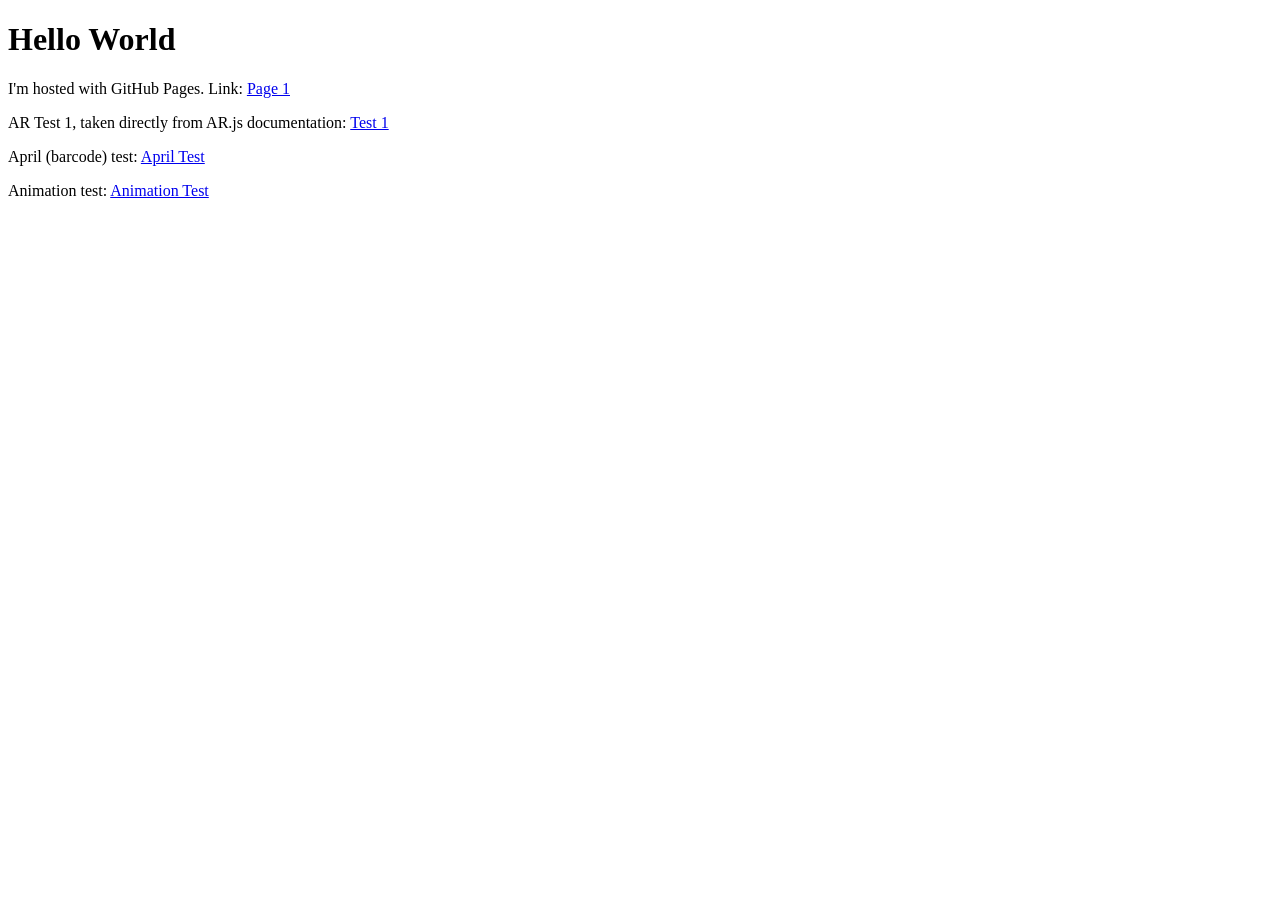
<file: index.html>
<!DOCTYPE html>
<html>
<body>
<h1>Hello World</h1>
  
<p>I'm hosted with GitHub Pages. Link: <a href="page1.html">Page 1</a></p>
<p>AR Test 1, taken directly from AR.js documentation: <a href="arTest1.html">Test 1</a></p>
<p>April (barcode) test: <a href="arTagTest.html">April Test</a></p>
<p>Animation test: <a href="animationTest.html">Animation Test</a>  </p>
</body>
</html>
</file>
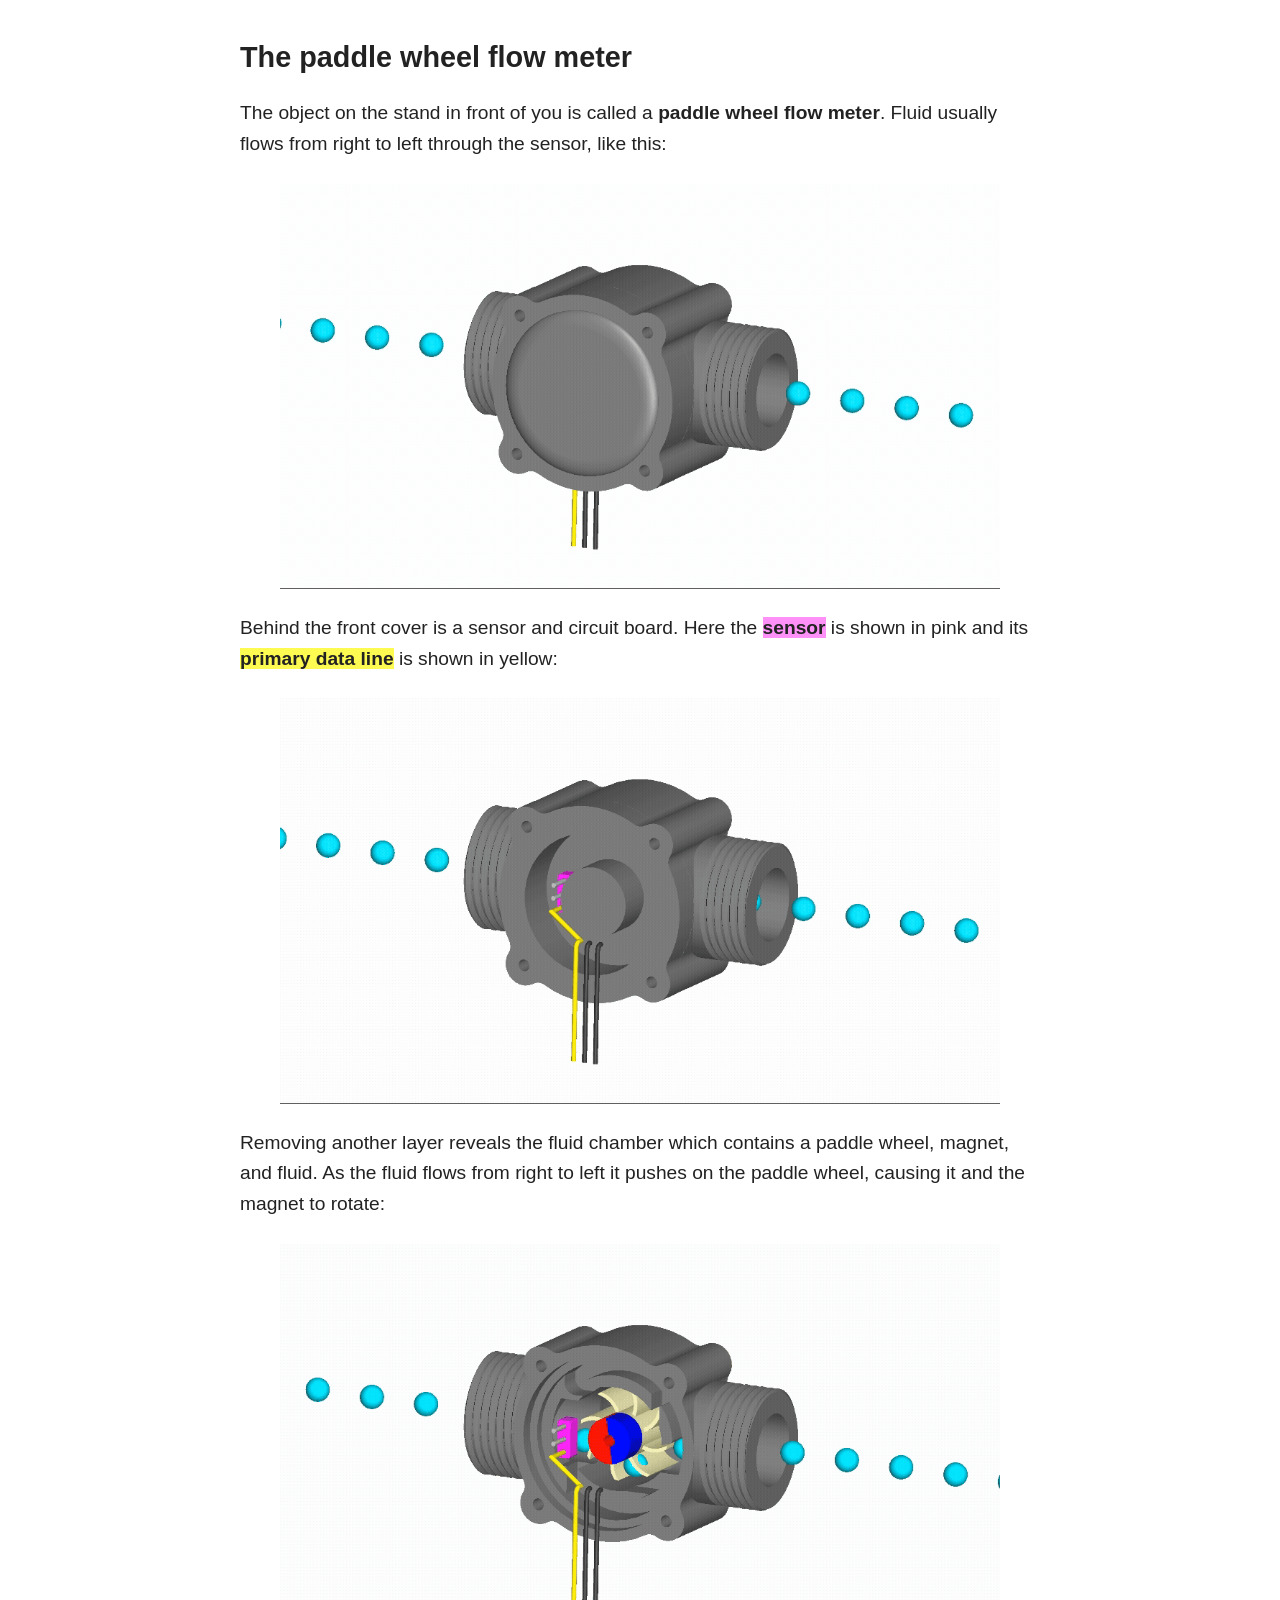
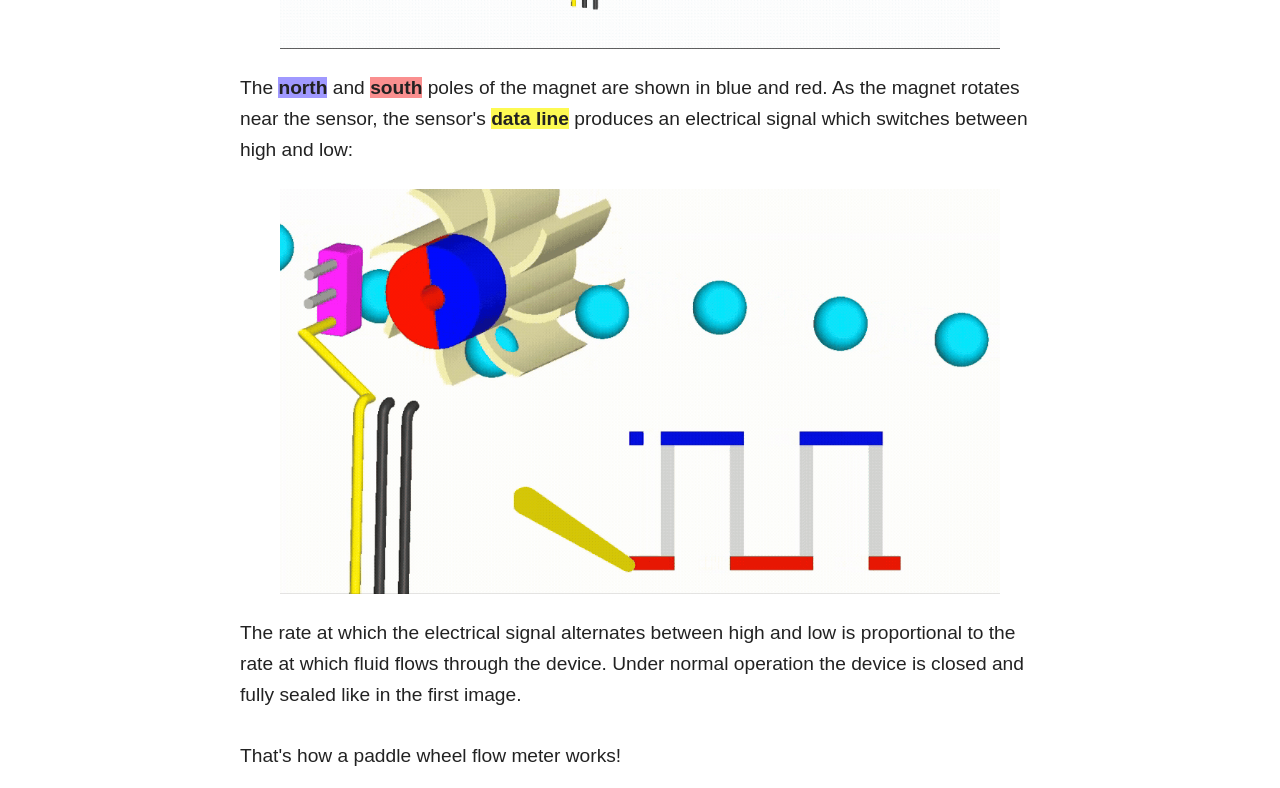
<file: flowmeter/flowmeter-operation.html>
<!DOCTYPE html>
<html lang="en">
<head>
  <meta charset="UTF-8">
  <link rel="icon" type="image/x-icon" href="targetmarker.jpg">
  <meta name="viewport" content="width=device-width, initial-scale=1.0">
  <title>Paddle Wheel Sensor</title>
  <style>
    body {
      font-family: sans-serif;
      font-size: clamp(1rem, 2.5vw, 1.2rem);
      line-height: 1.6;
      max-width: 800px;
      margin: 0 auto;
      padding: 1rem 2rem;
      color: #222;
    }

    h1, h2, h3 {
      line-height: 1.2;
    }

    img {
      display: block;        /* makes it a block element, so text stops above/below */
      width: 90%;           /* fills the container */
      max-width: 100%;       /* never overflows */
      height: auto;          /* preserves aspect ratio */
      margin: 1.5rem auto;
    }

    a.button {
      border: none;
      color: white;
      background-color:#9e00b3;
      padding: 15px 32px;
      text-align: center;
      text-decoration: none;
      display: inline-block;
      font-size: 16px;
      margin: 4px auto;
      cursor: pointer;
    }

    bPink {
      background-color: #fd91f8;
      font-weight: bold;
    }

    bYell {
      background-color: #fdfa52;
      font-weight: bold;
    }

    bBlue {
      background-color: #a099ff;
      font-weight: bold;
    }

    bRed {
      background-color: #fa8f8f;
      font-weight: bold;
    }

    p {
      margin-bottom: 0;
    }
  </style>
</head>
<body>
  <h2>The paddle wheel flow meter</h2>
  <p>The object on the stand in front of you is called a <b>paddle wheel flow meter</b>. Fluid usually flows from right to left through the sensor, like this:</p>
  <img src="opaque_loop.gif" alt="Paddle wheel flow meter">

  <p>Behind the front cover is a sensor and circuit board. Here the <bPink>sensor</bPink> is shown in pink and its <bYell>primary data line</bYell> is shown in yellow:</p>
  <img src="sensor_loop.gif" alt="Paddle wheel flow sensor">

  <p>Removing another layer reveals the fluid chamber which contains a paddle wheel, magnet, and fluid. As the fluid flows from right to left it pushes on the paddle wheel, causing it and the magnet to rotate:</p>
  <img src="impeller_loop.gif" alt="Fluid chamber">

  <p>The <bBlue>north</bBlue> and <bRed>south</bRed> poles of the magnet are shown in blue and red. As the magnet rotates near the sensor, the sensor's <bYell>data line</bYell> produces an electrical signal which switches between high and low:</p>
  <img src="signalDetail_loop.gif" alt="Alternating signal">

  <p>The rate at which the electrical signal alternates between high and low is proportional to the rate at which fluid flows through the device. Under normal operation the device is closed and fully sealed like in the first image. <br><br> That's how a paddle wheel flow meter works!</p>
</body>
</html>
</file>
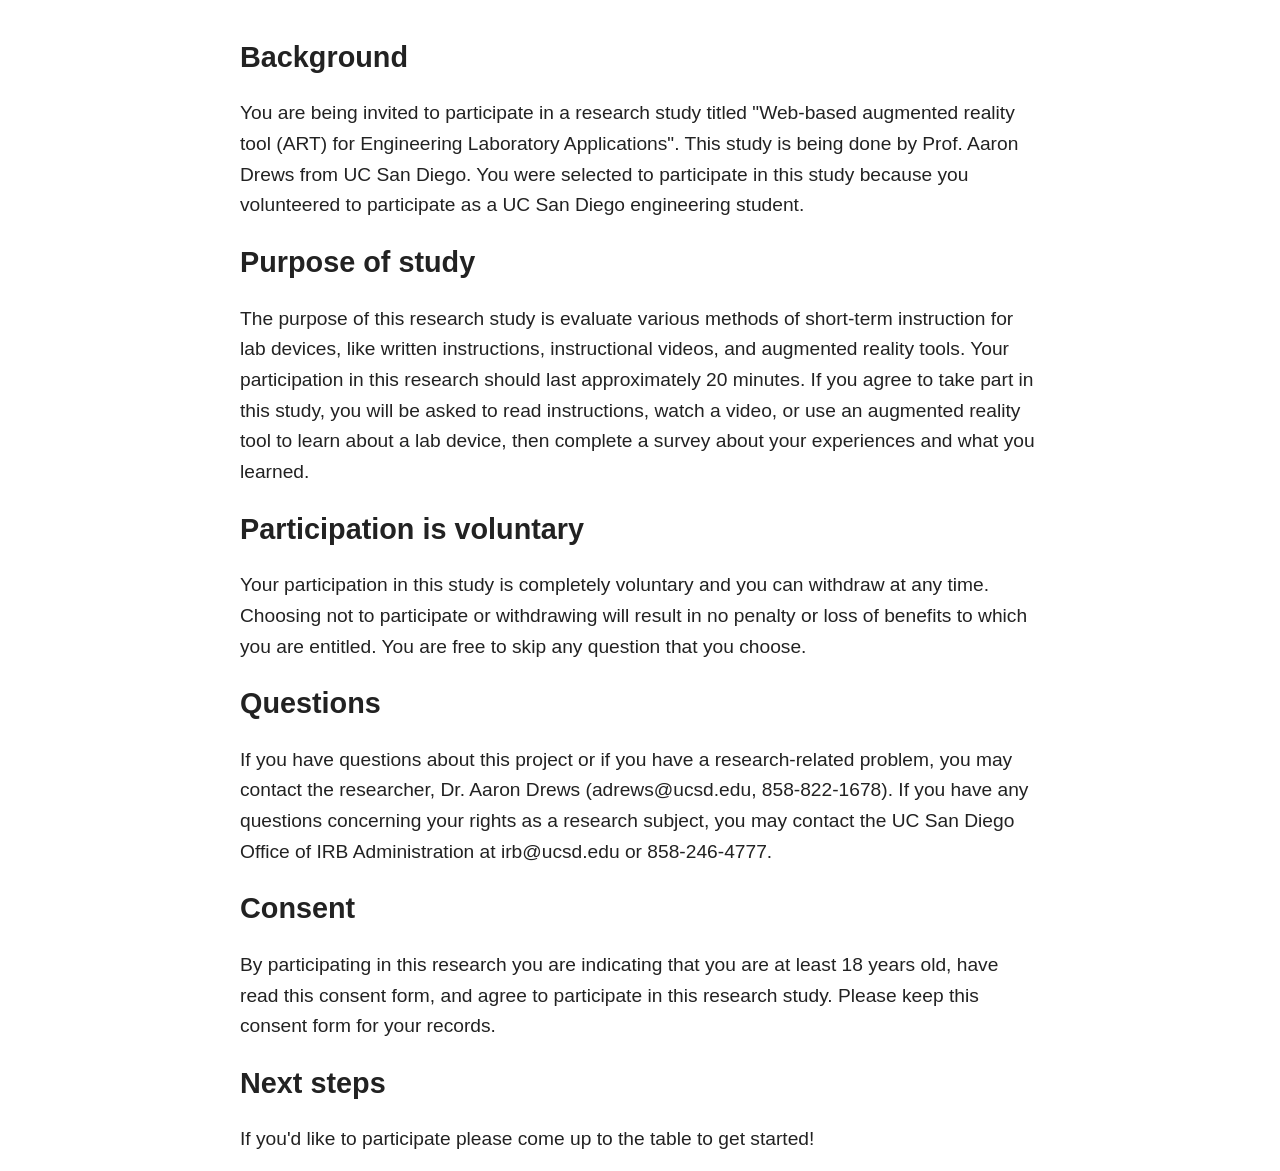
<file: flowmeterAR/ar-consent.html>
<!DOCTYPE html>
<html lang="en">
<head>
  <meta charset="UTF-8">
  <link rel="icon" type="image/x-icon" href="targetmarker.jpg">
  <meta name="viewport" content="width=device-width, initial-scale=1.0">
  <title>AR Consent</title>
  <style>
    body {
      font-family: sans-serif;
      font-size: clamp(1rem, 2.5vw, 1.2rem);
      line-height: 1.6;
      max-width: 800px;
      margin: 0 auto;
      padding: 1rem 2rem;
      color: #222;
    }

    h1, h2, h3 {
      line-height: 1.2;
    }

    img {
      display: block;        /* makes it a block element, so text stops above/below */
      width: 100%;           /* fills the container */
      max-width: 100%;       /* never overflows */
      height: auto;          /* preserves aspect ratio */
      margin: 1.5rem auto;
    }

    a.button {
      border: none;
      color: white;
      background-color:#008CBA;
      padding: 15px 32px;
      text-align: center;
      text-decoration: none;
      display: inline-block;
      font-size: 16px;
      margin: 4px auto;
      cursor: pointer;
    }
  </style>
</head>
<body>
  <h2>Background</h2>
  <p>You are being invited to participate in a research study titled "Web-based augmented reality tool (ART) for Engineering Laboratory Applications". This study is being done by Prof. Aaron Drews from UC San Diego. You were selected to participate in this study because you volunteered to participate as a UC San Diego engineering student.</p>

  <h2>Purpose of study</h2>
  <p>The purpose of this research study is evaluate various methods of short-term instruction for lab devices, like written instructions, instructional videos, and augmented reality tools. Your participation in this research should last approximately 20 minutes. If you agree to take part in this study, you will be asked to read instructions, watch a video, or use an augmented reality tool to learn about a lab device, then complete a survey about your experiences and what you learned.</p>

  <h2>Participation is voluntary</h2>
  <p>Your participation in this study is completely voluntary and you can withdraw at any time. Choosing not to participate or withdrawing will result in no penalty or loss of benefits to which you are entitled. You are free to skip any question that you choose.</p>

  <h2>Questions</h2>
  <p>If you have questions about this project or if you have a research-related problem, you may contact the researcher, Dr. Aaron Drews (adrews@ucsd.edu, 858-822-1678). If you have any questions concerning your rights as a research subject, you may contact the UC San Diego Office of IRB Administration at irb@ucsd.edu or 858-246-4777.</p>

  <h2>Consent</h2>
  <p>By participating in this research you are indicating that you are at least 18 years old, have read this consent form, and agree to participate in this research study. Please keep this consent form for your records. </p>

  <h2>Next steps</h2>
  If you'd like to participate please come up to the table to get started!


</body>
</html>
</file>
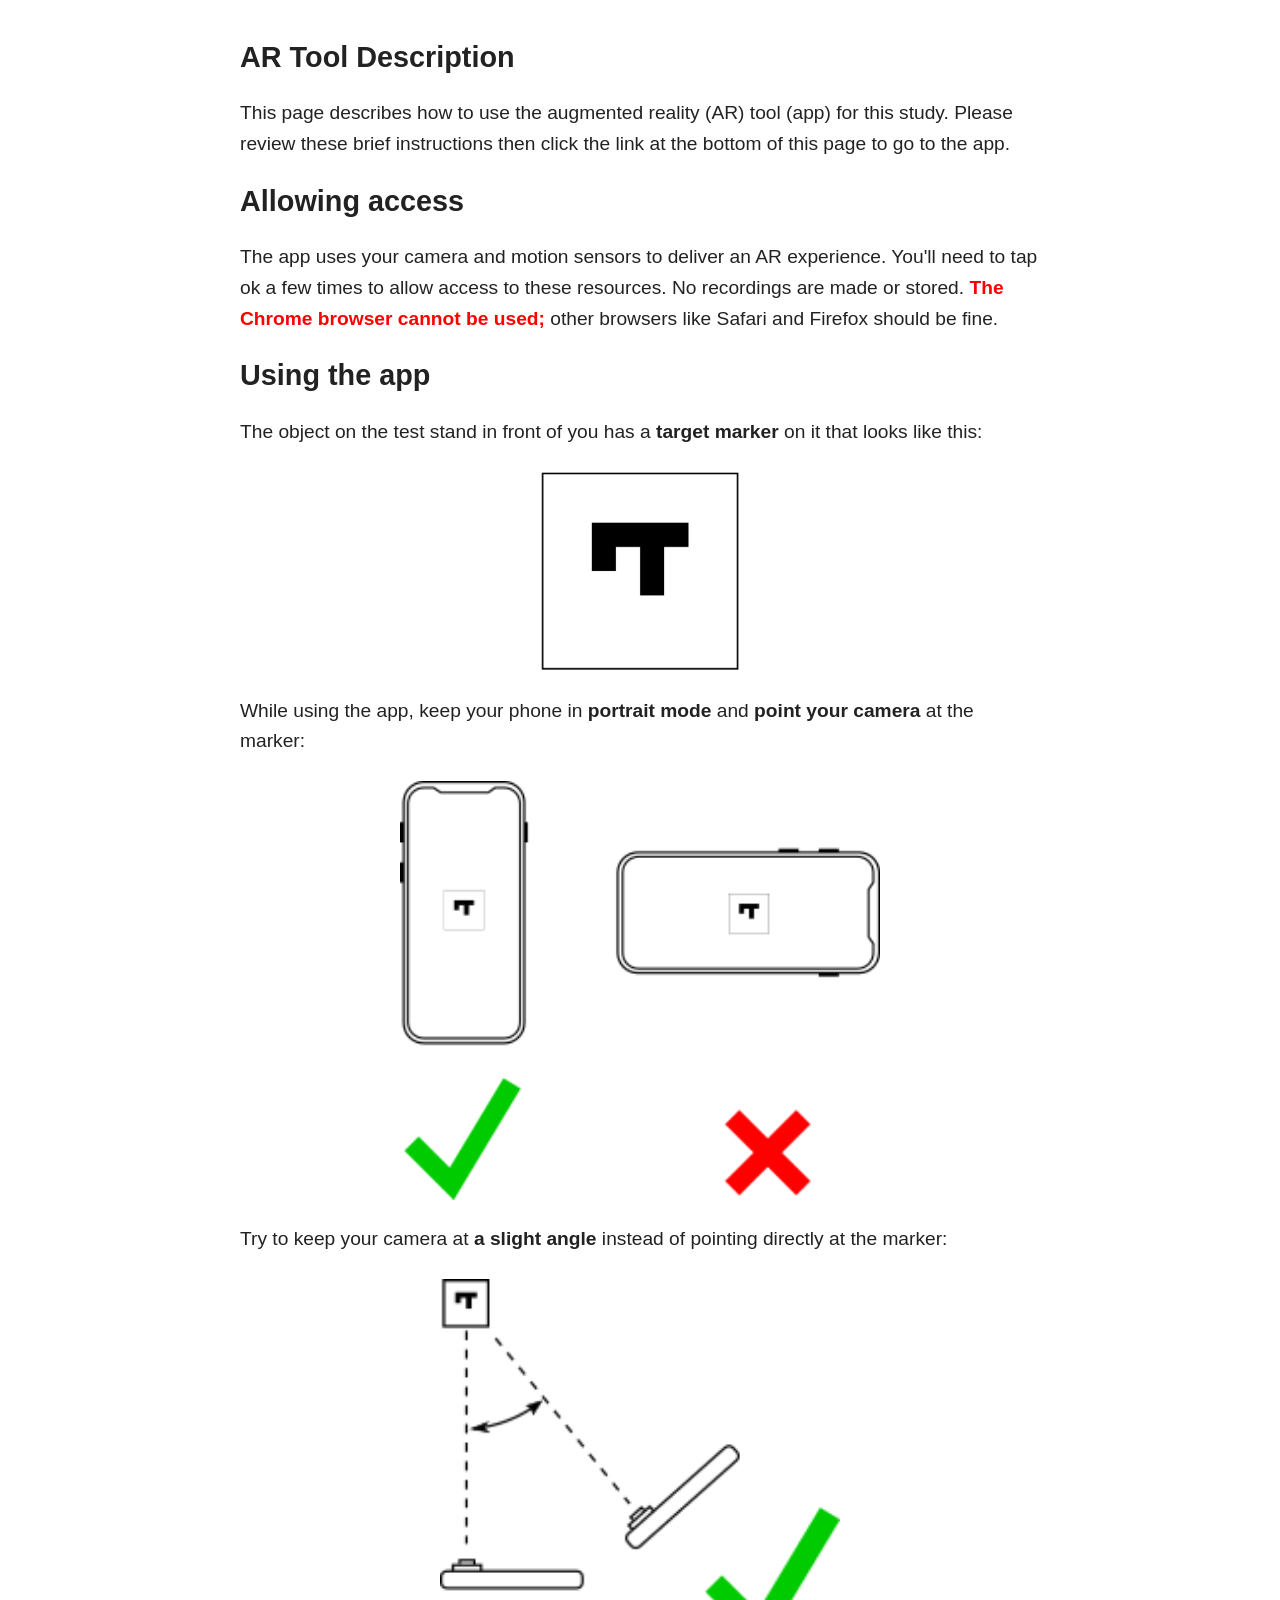
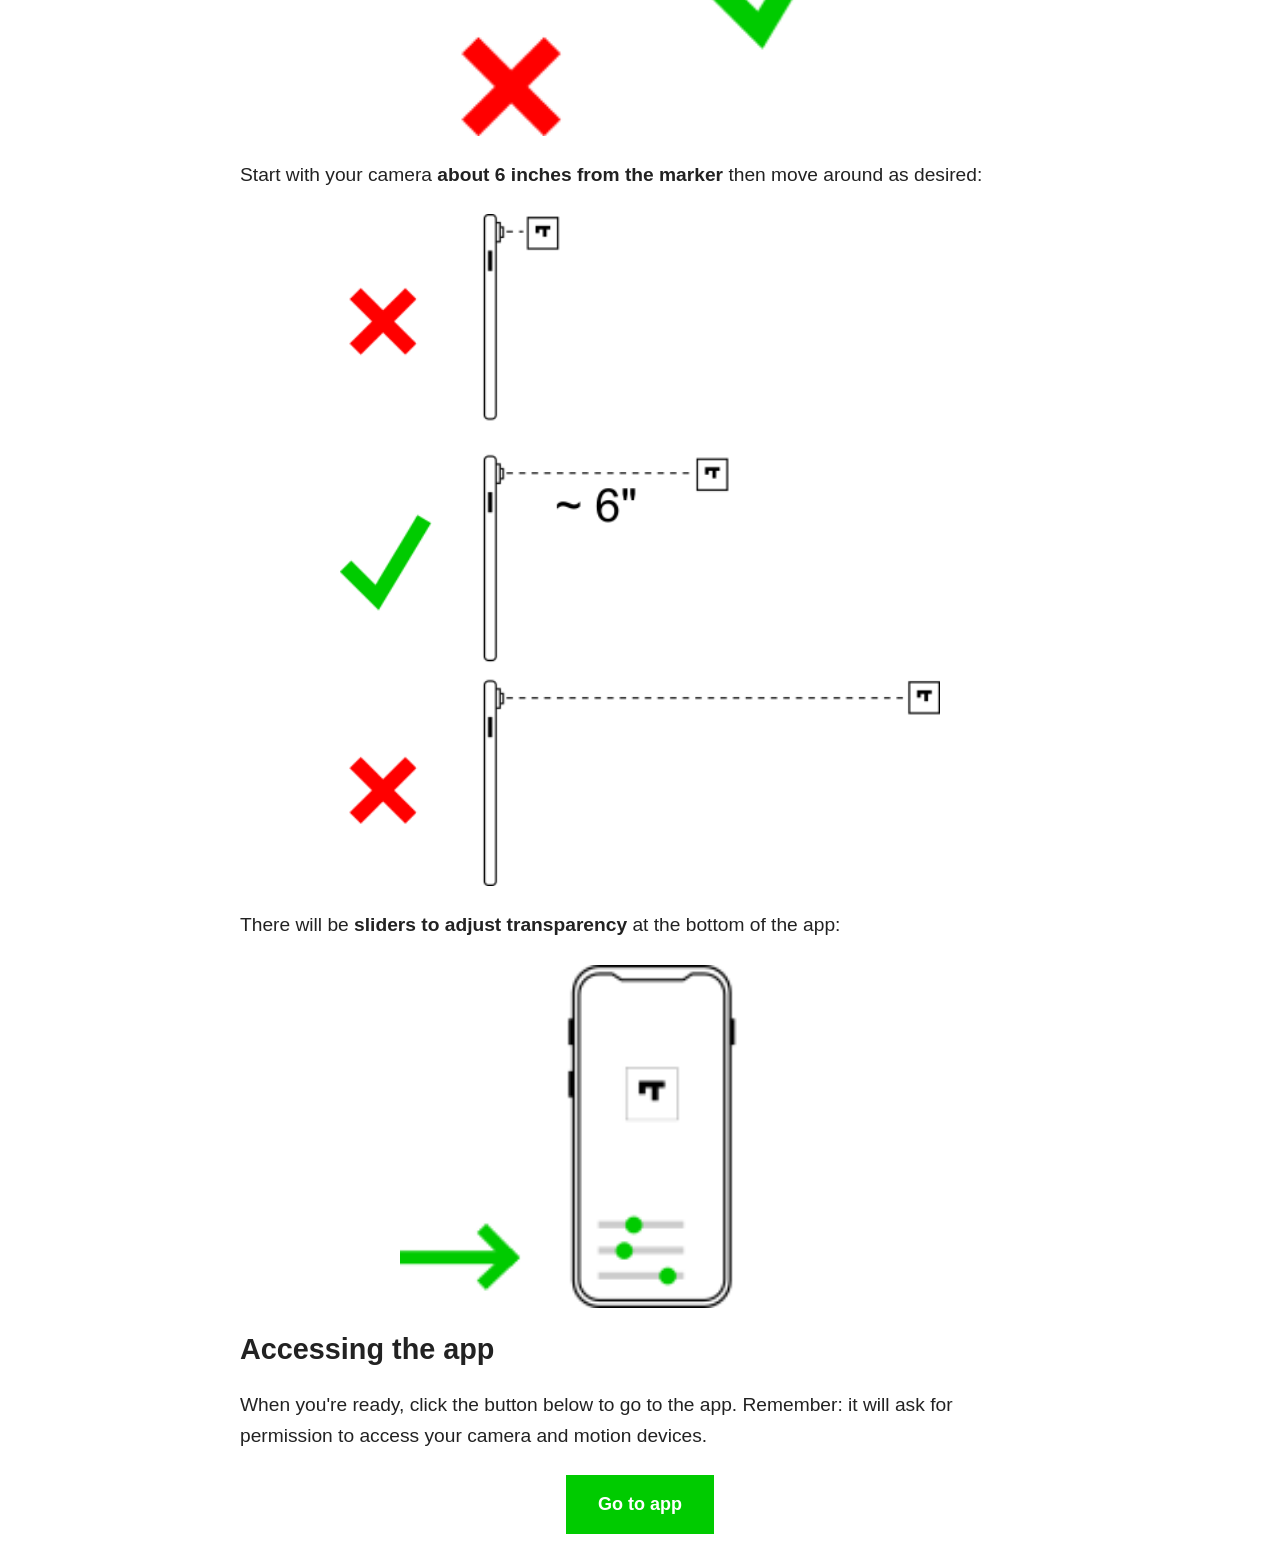
<file: flowmeterAR/ar-instructions.html>
<!DOCTYPE html>
<html lang="en">
<head>
  <meta charset="UTF-8">
  <link rel="icon" type="image/x-icon" href="targetmarker.jpg">
  <meta name="viewport" content="width=device-width, initial-scale=1.0">
  <title>AR App Instructions</title>
  <style>
    body {
      font-family: sans-serif;
      font-size: clamp(1rem, 2.5vw, 1.2rem);
      line-height: 1.6;
      max-width: 800px;
      margin: 0 auto;
      padding: 1rem 2rem;
      color: #222;
    }

    h1, h2, h3 {
      line-height: 1.2;
    }

    img {
      display: block;        /* makes it a block element, so text stops above/below */
      width: 100%;           /* fills the container */
      max-width: 100%;       /* never overflows */
      height: auto;          /* preserves aspect ratio */
      margin: 1.5rem auto;
    }

    a.button {
      border: none;
      color: white;
      background-color:#00cb00ff;
      padding: 15px 32px;
      text-align: center;
      text-decoration: none;
      display: inline-block;
      font-size: 18px;
      font-weight: bold;
      margin: 4px auto;
      cursor: pointer;
    }
  </style>
</head>
<body>
  <h2>AR Tool Description</h2>
  <p>This page describes how to use the augmented reality (AR) tool (app) for this study. Please review these brief instructions then click the link at the bottom of this page to go to the app.</p>

  <h2>Allowing access</h2>
  <p>The app uses your camera and motion sensors to deliver an AR experience. You'll need to tap ok a few times to allow access to these resources. No recordings are made or stored. <b style="color:red">The Chrome browser cannot be used;</b> other browsers like Safari and Firefox should be fine.</p>

  <h2>Using the app</h2>
  <p>The object on the test stand in front of you has a <b>target marker</b> on it that looks like this:</p>

  <img style="width: 25%; transform: rotate(90deg);" src="targetmarker.jpg" alt="Target marker">

  <p>While using the app, keep your phone in <b>portrait mode</b> and <b>point your camera</b> at the marker:</p>
  <img style="width: 60%" src="arTipPortrait.png" alt="Use portrait mode">

  <p>Try to keep your camera at <b>a slight angle</b> instead of pointing directly at the marker:</p>
  <img style="width: 50%" src="arTipAngle.png" alt="View at a slight angle">

  <p>Start with your camera <b>about 6 inches from the marker</b> then move around as desired:</p>
  <img style="width: 75%" src="arTipDistance.png" alt="Start at six inches">

  <p>There will be <b>sliders to adjust transparency</b> at the bottom of the app:</p>
  <img style="width: 60%" src="arTipSliders.png" alt="Sliders adjust transparency">


  <h2>Accessing the app</h2>
  <p>When you're ready, click the button below to go to the app. Remember: it will ask for permission to access your camera and motion devices.</p>
  <div style="text-align: center;">
  <a href="https://adrewsprojects.github.io/flowmeterAR/flowmeterAR.html" class="button">Go to app</a>
  </div>

</body>
</html>
</file>
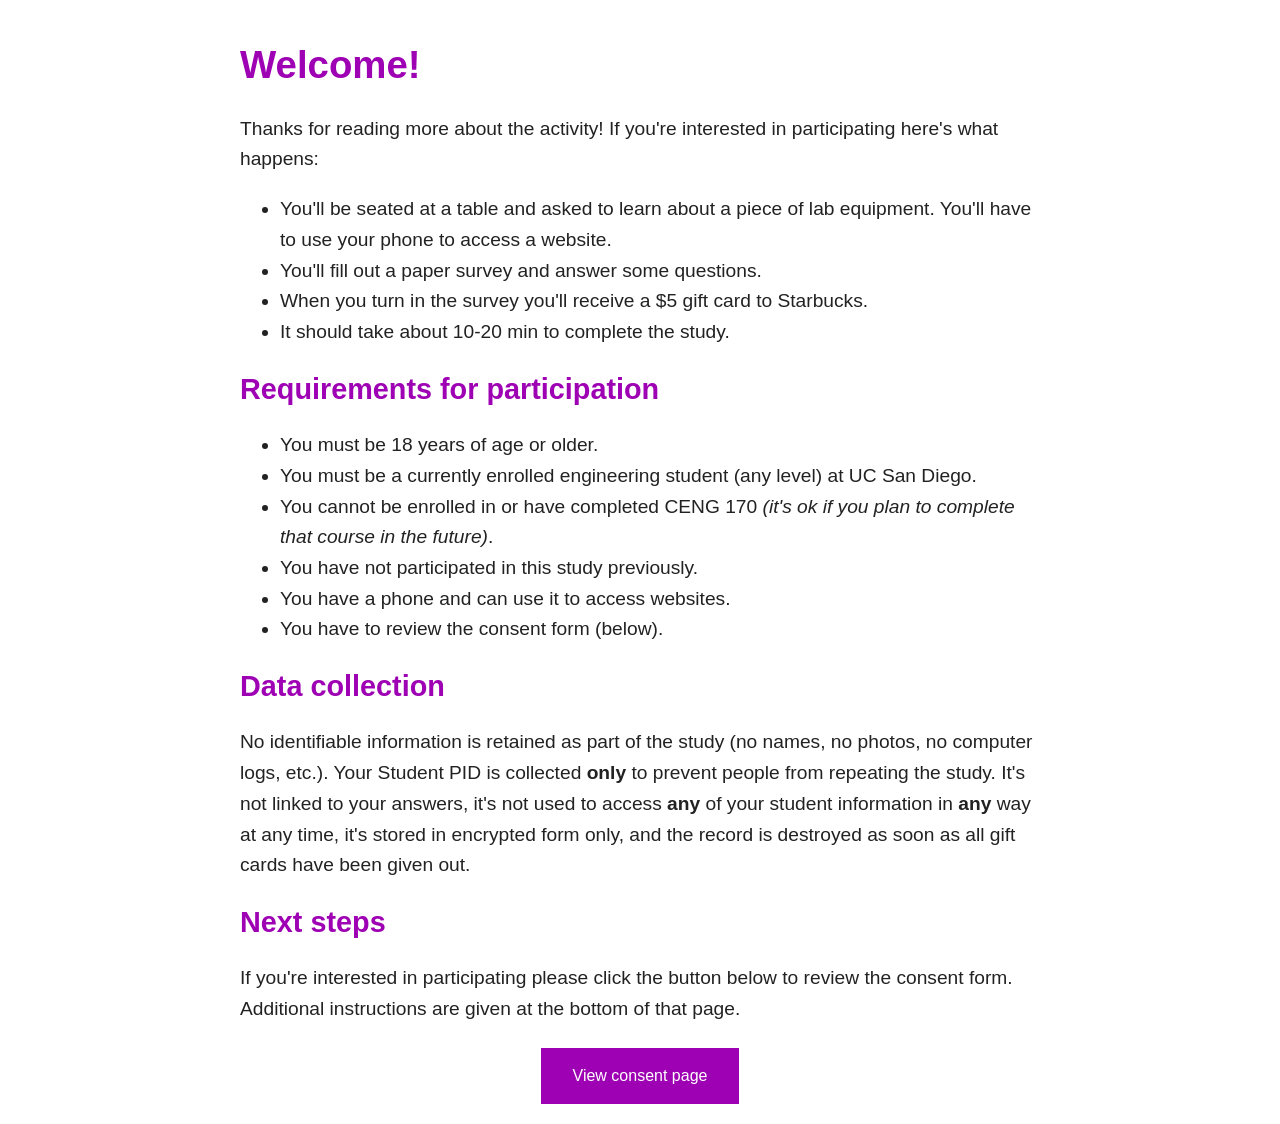
<file: flowmeterAR/ar-welcome.html>
<!DOCTYPE html>
<html lang="en">
<head>
  <meta charset="UTF-8">
  <link rel="icon" type="image/x-icon" href="targetmarker.jpg">
  <meta name="viewport" content="width=device-width, initial-scale=1.0">
  <title>Welcome!</title>
  <style>
    body {
      font-family: sans-serif;
      font-size: clamp(1rem, 2.5vw, 1.2rem);
      line-height: 1.6;
      max-width: 800px;
      margin: 0 auto;
      padding: 1rem 2rem;
      color: #222;
    }

    h1, h2, h3 {
      line-height: 1.2;
      color:#9e00b3;
    }

    img {
      display: block;        /* makes it a block element, so text stops above/below */
      width: 100%;           /* fills the container */
      max-width: 100%;       /* never overflows */
      height: auto;          /* preserves aspect ratio */
      margin: 1.5rem auto;
    }

    a.button {
      border: none;
      color: white;
      background-color:#9e00b3;
      padding: 15px 32px;
      text-align: center;
      text-decoration: none;
      display: inline-block;
      font-size: 16px;
      margin: 4px auto;
      cursor: pointer;
    }
  </style>
</head>
<body>
  <h1>Welcome!</h1>
  <p>Thanks for reading more about the activity! If you're interested in participating here's what happens:</p>
  <ul>
    <li>You'll be seated at a table and asked to learn about a piece of lab equipment. You'll have to use your phone to access a website.</li>
    <li>You'll fill out a paper survey and answer some questions.</li>
    <li>When you turn in the survey you'll receive a $5 gift card to Starbucks.</li>
    <li>It should take about 10-20 min to complete the study.</li>
  </ul>
  <h2>Requirements for participation</h2>
  <ul>
    <li>You must be 18 years of age or older.</li>
    <li>You must be a currently enrolled engineering student (any level) at UC San Diego.</li>
    <li>You cannot be enrolled in or have completed CENG 170 <i>(it's ok if you plan to complete that course in the future)</i>.</li>
    <li>You have not participated in this study previously.</li>
    <li>You have a phone and can use it to access websites.</li>
    <li>You have to review the consent form (below).</li>
  </ul>
  <h2>Data collection</h2>
  <p>No identifiable information is retained as part of the study (no names, no photos, no computer logs, etc.). Your Student PID is collected <b>only</b> to prevent people from repeating the study. It's not linked to your answers, it's not used to access <b>any</b> of your student information in <b>any</b> way at any time, it's stored in encrypted form only, and the record is destroyed as soon as all gift cards have been given out.</p>

  <h2>Next steps</h2>
  <p>If you're interested in participating please click the button below to review the consent form. Additional instructions are given at the bottom of that page.</p>

  <div style="text-align: center;">
  <a href="https://adrewsprojects.github.io/flowmeterAR/ar-consent.html" class="button">View consent page</a>
  </div>
</body>
</html>
</file>
